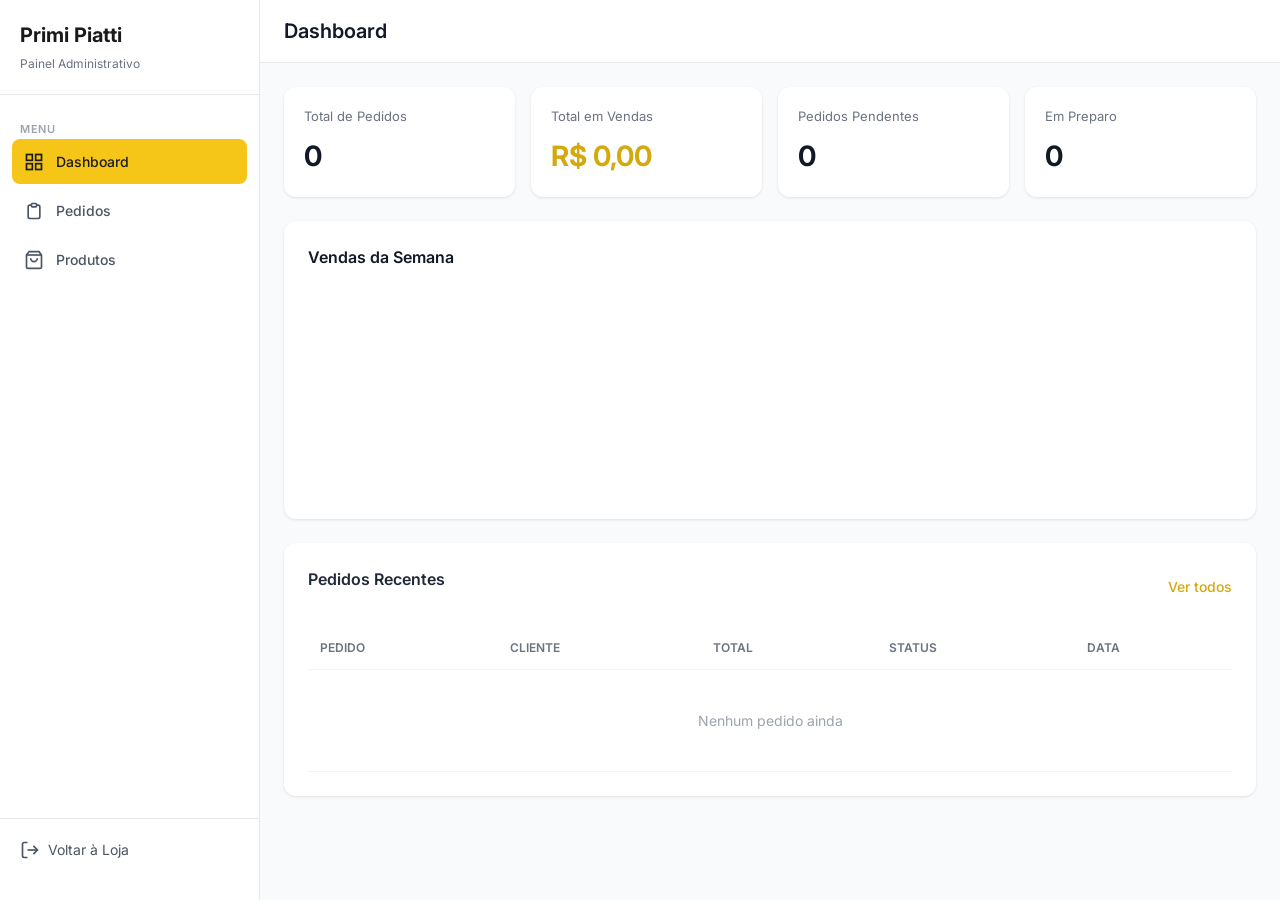
<file: admin/index.html>
<!DOCTYPE html>
<html lang="pt-BR">
<head>
  <meta charset="UTF-8">
  <meta name="viewport" content="width=device-width, initial-scale=1.0">
  <title>Dashboard - Primi Piatti Admin</title>
  <link rel="stylesheet" href="../css/styles.css">
  <link rel="stylesheet" href="../css/admin.css">
  <link rel="preconnect" href="https://fonts.googleapis.com">
  <link rel="preconnect" href="https://fonts.gstatic.com" crossorigin>
  <link href="https://fonts.googleapis.com/css2?family=Inter:wght@400;500;600;700&display=swap" rel="stylesheet">
</head>
<body>
  <div class="admin-layout">
    <!-- Sidebar Overlay (mobile) -->
    <div class="sidebar-overlay" id="sidebarOverlay" onclick="toggleSidebar()"></div>
    
    <!-- Sidebar -->
    <aside class="sidebar" id="sidebar">
      <div class="sidebar-header">
        <a href="../index.html" class="sidebar-logo">Primi Piatti</a>
        <span class="sidebar-subtitle">Painel Administrativo</span>
      </div>
      
      <nav class="sidebar-nav">
        <span class="nav-section-title">Menu</span>
        
        <a href="index.html" class="nav-link active">
          <svg viewBox="0 0 24 24" fill="none" stroke="currentColor" stroke-width="2">
            <rect x="3" y="3" width="7" height="7"></rect>
            <rect x="14" y="3" width="7" height="7"></rect>
            <rect x="14" y="14" width="7" height="7"></rect>
            <rect x="3" y="14" width="7" height="7"></rect>
          </svg>
          Dashboard
        </a>
        
        <a href="orders.html" class="nav-link">
          <svg viewBox="0 0 24 24" fill="none" stroke="currentColor" stroke-width="2">
            <path d="M9 5H7a2 2 0 0 0-2 2v12a2 2 0 0 0 2 2h10a2 2 0 0 0 2-2V7a2 2 0 0 0-2-2h-2"></path>
            <rect x="9" y="3" width="6" height="4" rx="1"></rect>
          </svg>
          Pedidos
        </a>
        
        <a href="products.html" class="nav-link">
          <svg viewBox="0 0 24 24" fill="none" stroke="currentColor" stroke-width="2">
            <path d="M6 2L3 6v14a2 2 0 0 0 2 2h14a2 2 0 0 0 2-2V6l-3-4z"></path>
            <line x1="3" y1="6" x2="21" y2="6"></line>
            <path d="M16 10a4 4 0 0 1-8 0"></path>
          </svg>
          Produtos
        </a>
      </nav>
      
      <div class="sidebar-footer">
        <a href="../index.html">
          <svg width="20" height="20" viewBox="0 0 24 24" fill="none" stroke="currentColor" stroke-width="2">
            <path d="M9 21H5a2 2 0 0 1-2-2V5a2 2 0 0 1 2-2h4"></path>
            <polyline points="16 17 21 12 16 7"></polyline>
            <line x1="21" y1="12" x2="9" y2="12"></line>
          </svg>
          Voltar à Loja
        </a>
      </div>
    </aside>

    <!-- Main Content -->
    <main class="admin-main">
      <header class="admin-header">
        <button class="mobile-menu-btn" onclick="toggleSidebar()">
          <svg width="24" height="24" viewBox="0 0 24 24" fill="none" stroke="currentColor" stroke-width="2">
            <line x1="3" y1="12" x2="21" y2="12"></line>
            <line x1="3" y1="6" x2="21" y2="6"></line>
            <line x1="3" y1="18" x2="21" y2="18"></line>
          </svg>
        </button>
        <h1 class="admin-title">Dashboard</h1>
        <div></div>
      </header>

      <div class="admin-content">
        <!-- Stats Grid -->
        <div class="stats-grid">
          <div class="stat-card">
            <div class="stat-label">Total de Pedidos</div>
            <div class="stat-value" id="totalOrders">0</div>
          </div>
          <div class="stat-card">
            <div class="stat-label">Total em Vendas</div>
            <div class="stat-value highlight" id="totalSales">R$ 0,00</div>
          </div>
          <div class="stat-card">
            <div class="stat-label">Pedidos Pendentes</div>
            <div class="stat-value" id="pendingOrders">0</div>
          </div>
          <div class="stat-card">
            <div class="stat-label">Em Preparo</div>
            <div class="stat-value" id="preparingOrders">0</div>
          </div>
        </div>

        <!-- Chart -->
        <div class="chart-card">
          <div class="chart-header">
            <h2 class="chart-title">Vendas da Semana</h2>
          </div>
          <div class="chart-container" id="salesChart">
            <canvas id="chartCanvas" height="200"></canvas>
          </div>
        </div>

        <!-- Recent Orders -->
        <div class="recent-orders">
          <div class="section-header">
            <h2 class="section-title">Pedidos Recentes</h2>
            <a href="orders.html" class="view-all-link">Ver todos</a>
          </div>
          
          <table class="orders-table">
            <thead>
              <tr>
                <th>Pedido</th>
                <th>Cliente</th>
                <th>Total</th>
                <th>Status</th>
                <th>Data</th>
              </tr>
            </thead>
            <tbody id="recentOrdersBody">
              <tr>
                <td colspan="5" style="text-align: center; padding: 40px; color: var(--gray-400);">
                  Nenhum pedido ainda
                </td>
              </tr>
            </tbody>
          </table>
        </div>
      </div>
    </main>
  </div>

  <script src="../js/data.js"></script>
  <script src="../js/admin.js"></script>
</body>
</html>
</file>
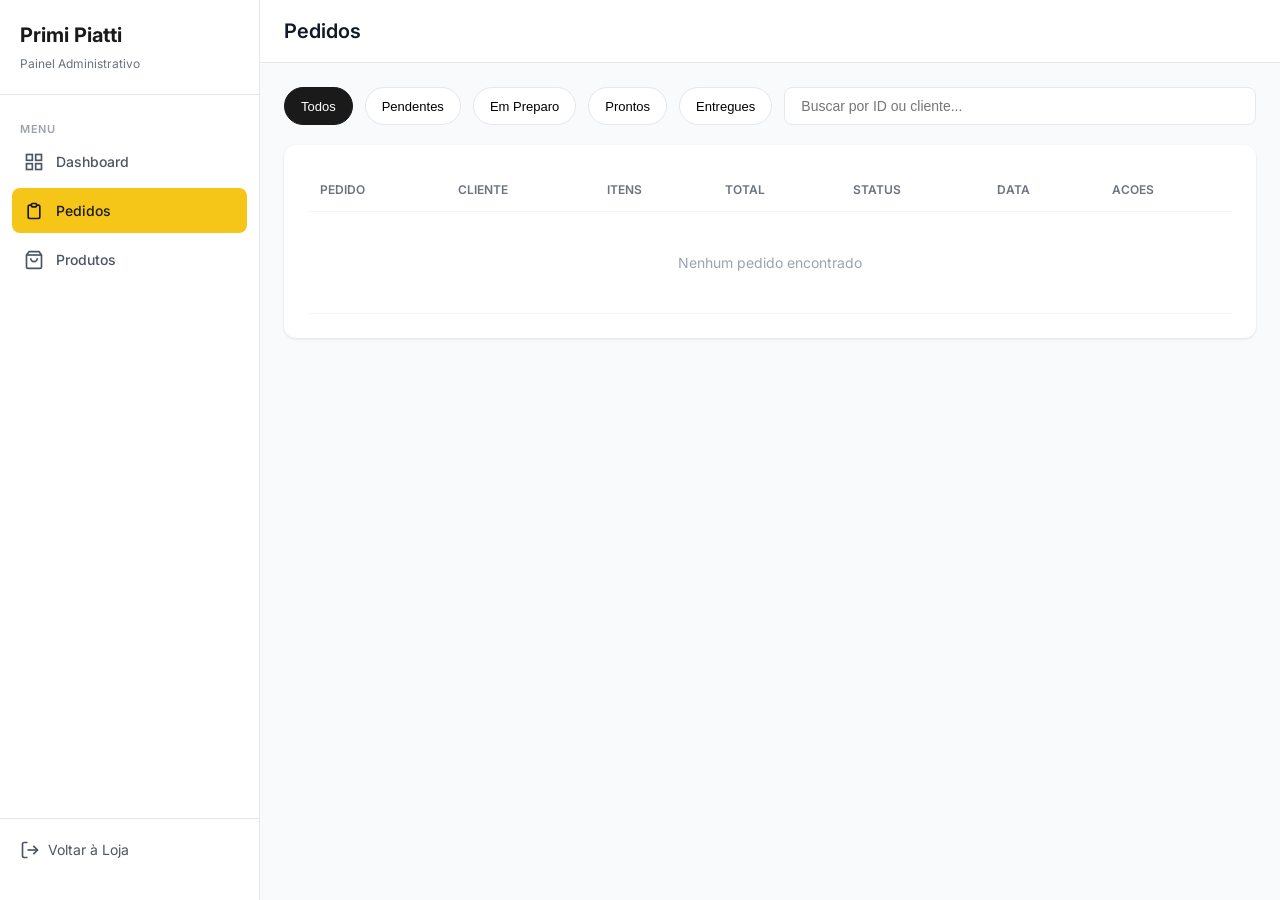
<file: admin/orders.html>
<!DOCTYPE html>
<html lang="pt-BR">
<head>
  <meta charset="UTF-8">
  <meta name="viewport" content="width=device-width, initial-scale=1.0">
  <title>Pedidos - Primi Piatti Admin</title>
  <link rel="stylesheet" href="../css/styles.css">
  <link rel="stylesheet" href="../css/admin.css">
  <link rel="preconnect" href="https://fonts.googleapis.com">
  <link rel="preconnect" href="https://fonts.gstatic.com" crossorigin>
  <link href="https://fonts.googleapis.com/css2?family=Inter:wght@400;500;600;700&display=swap" rel="stylesheet">
</head>
<body>
  <div class="admin-layout">
    <!-- Sidebar Overlay (mobile) -->
    <div class="sidebar-overlay" id="sidebarOverlay" onclick="toggleSidebar()"></div>
    
    <!-- Sidebar -->
    <aside class="sidebar" id="sidebar">
      <div class="sidebar-header">
        <a href="../index.html" class="sidebar-logo">Primi Piatti</a>
        <span class="sidebar-subtitle">Painel Administrativo</span>
      </div>
      
      <nav class="sidebar-nav">
        <span class="nav-section-title">Menu</span>
        
        <a href="index.html" class="nav-link">
          <svg viewBox="0 0 24 24" fill="none" stroke="currentColor" stroke-width="2">
            <rect x="3" y="3" width="7" height="7"></rect>
            <rect x="14" y="3" width="7" height="7"></rect>
            <rect x="14" y="14" width="7" height="7"></rect>
            <rect x="3" y="14" width="7" height="7"></rect>
          </svg>
          Dashboard
        </a>
        
        <a href="orders.html" class="nav-link active">
          <svg viewBox="0 0 24 24" fill="none" stroke="currentColor" stroke-width="2">
            <path d="M9 5H7a2 2 0 0 0-2 2v12a2 2 0 0 0 2 2h10a2 2 0 0 0 2-2V7a2 2 0 0 0-2-2h-2"></path>
            <rect x="9" y="3" width="6" height="4" rx="1"></rect>
          </svg>
          Pedidos
        </a>
        
        <a href="products.html" class="nav-link">
          <svg viewBox="0 0 24 24" fill="none" stroke="currentColor" stroke-width="2">
            <path d="M6 2L3 6v14a2 2 0 0 0 2 2h14a2 2 0 0 0 2-2V6l-3-4z"></path>
            <line x1="3" y1="6" x2="21" y2="6"></line>
            <path d="M16 10a4 4 0 0 1-8 0"></path>
          </svg>
          Produtos
        </a>
      </nav>
      
      <div class="sidebar-footer">
        <a href="../index.html">
          <svg width="20" height="20" viewBox="0 0 24 24" fill="none" stroke="currentColor" stroke-width="2">
            <path d="M9 21H5a2 2 0 0 1-2-2V5a2 2 0 0 1 2-2h4"></path>
            <polyline points="16 17 21 12 16 7"></polyline>
            <line x1="21" y1="12" x2="9" y2="12"></line>
          </svg>
          Voltar à Loja
        </a>
      </div>
    </aside>

    <!-- Main Content -->
    <main class="admin-main">
      <header class="admin-header">
        <button class="mobile-menu-btn" onclick="toggleSidebar()">
          <svg width="24" height="24" viewBox="0 0 24 24" fill="none" stroke="currentColor" stroke-width="2">
            <line x1="3" y1="12" x2="21" y2="12"></line>
            <line x1="3" y1="6" x2="21" y2="6"></line>
            <line x1="3" y1="18" x2="21" y2="18"></line>
          </svg>
        </button>
        <h1 class="admin-title">Pedidos</h1>
        <div></div>
      </header>

      <div class="admin-content">
        <!-- Filters -->
        <div class="filters-bar">
          <button class="filter-btn active" data-status="all" onclick="filterOrders('all', this)">Todos</button>
          <button class="filter-btn" data-status="pending" onclick="filterOrders('pending', this)">Pendentes</button>
          <button class="filter-btn" data-status="preparing" onclick="filterOrders('preparing', this)">Em Preparo</button>
          <button class="filter-btn" data-status="ready" onclick="filterOrders('ready', this)">Prontos</button>
          <button class="filter-btn" data-status="delivered" onclick="filterOrders('delivered', this)">Entregues</button>
          <input type="text" class="search-input" placeholder="Buscar por ID ou cliente..." id="searchInput" oninput="searchOrders(this.value)">
        </div>

        <!-- Orders Table -->
        <div class="recent-orders">
          <table class="orders-table">
            <thead>
              <tr>
                <th>Pedido</th>
                <th>Cliente</th>
                <th>Itens</th>
                <th>Total</th>
                <th>Status</th>
                <th>Data</th>
                <th>Acoes</th>
              </tr>
            </thead>
            <tbody id="ordersTableBody">
              <tr>
                <td colspan="7" style="text-align: center; padding: 40px; color: var(--gray-400);">
                  Nenhum pedido encontrado
                </td>
              </tr>
            </tbody>
          </table>
        </div>
      </div>
    </main>
  </div>

  <!-- Order Detail Modal -->
  <div class="admin-modal-overlay" id="orderModal">
    <div class="admin-modal">
      <div class="admin-modal-header">
        <h2 class="admin-modal-title">Detalhes do Pedido</h2>
        <button class="action-btn" onclick="closeOrderModal()">
          <svg width="24" height="24" viewBox="0 0 24 24" fill="none" stroke="currentColor" stroke-width="2">
            <line x1="18" y1="6" x2="6" y2="18"></line>
            <line x1="6" y1="6" x2="18" y2="18"></line>
          </svg>
        </button>
      </div>
      
      <div class="admin-modal-body" id="orderModalBody">
        <!-- Order details will be rendered here -->
      </div>
      
      <div class="admin-modal-footer no-print">
        <button class="btn-sm btn-edit" onclick="closeOrderModal()">Fechar</button>
        <button class="btn-sm print-btn" onclick="printOrder()">Imprimir Comanda</button>
      </div>
    </div>
  </div>

  <script src="../js/data.js"></script>
  <script src="../js/admin.js"></script>
  <script src="../js/orders.js"></script>
</body>
</html>
</file>
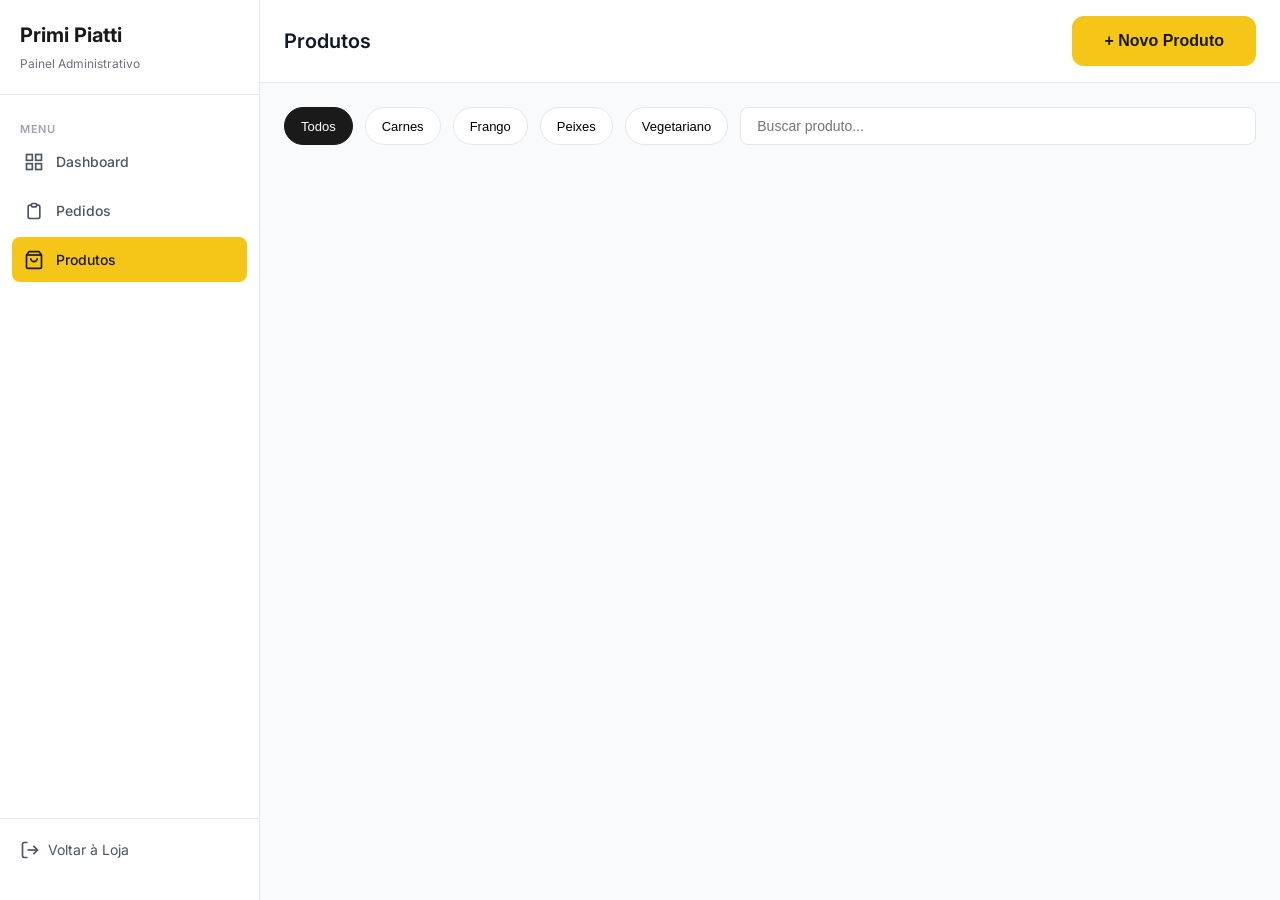
<file: admin/products.html>
<!DOCTYPE html>
<html lang="pt-BR">
<head>
  <meta charset="UTF-8">
  <meta name="viewport" content="width=device-width, initial-scale=1.0">
  <title>Produtos - Primi Piatti Admin</title>
  <link rel="stylesheet" href="../css/styles.css">
  <link rel="stylesheet" href="../css/admin.css">
  <link rel="preconnect" href="https://fonts.googleapis.com">
  <link rel="preconnect" href="https://fonts.gstatic.com" crossorigin>
  <link href="https://fonts.googleapis.com/css2?family=Inter:wght@400;500;600;700&display=swap" rel="stylesheet">
</head>
<body>
  <div class="admin-layout">
    <!-- Sidebar Overlay (mobile) -->
    <div class="sidebar-overlay" id="sidebarOverlay" onclick="toggleSidebar()"></div>
    
    <!-- Sidebar -->
    <aside class="sidebar" id="sidebar">
      <div class="sidebar-header">
        <a href="../index.html" class="sidebar-logo">Primi Piatti</a>
        <span class="sidebar-subtitle">Painel Administrativo</span>
      </div>
      
      <nav class="sidebar-nav">
        <span class="nav-section-title">Menu</span>
        
        <a href="index.html" class="nav-link">
          <svg viewBox="0 0 24 24" fill="none" stroke="currentColor" stroke-width="2">
            <rect x="3" y="3" width="7" height="7"></rect>
            <rect x="14" y="3" width="7" height="7"></rect>
            <rect x="14" y="14" width="7" height="7"></rect>
            <rect x="3" y="14" width="7" height="7"></rect>
          </svg>
          Dashboard
        </a>
        
        <a href="orders.html" class="nav-link">
          <svg viewBox="0 0 24 24" fill="none" stroke="currentColor" stroke-width="2">
            <path d="M9 5H7a2 2 0 0 0-2 2v12a2 2 0 0 0 2 2h10a2 2 0 0 0 2-2V7a2 2 0 0 0-2-2h-2"></path>
            <rect x="9" y="3" width="6" height="4" rx="1"></rect>
          </svg>
          Pedidos
        </a>
        
        <a href="products.html" class="nav-link active">
          <svg viewBox="0 0 24 24" fill="none" stroke="currentColor" stroke-width="2">
            <path d="M6 2L3 6v14a2 2 0 0 0 2 2h14a2 2 0 0 0 2-2V6l-3-4z"></path>
            <line x1="3" y1="6" x2="21" y2="6"></line>
            <path d="M16 10a4 4 0 0 1-8 0"></path>
          </svg>
          Produtos
        </a>
      </nav>
      
      <div class="sidebar-footer">
        <a href="../index.html">
          <svg width="20" height="20" viewBox="0 0 24 24" fill="none" stroke="currentColor" stroke-width="2">
            <path d="M9 21H5a2 2 0 0 1-2-2V5a2 2 0 0 1 2-2h4"></path>
            <polyline points="16 17 21 12 16 7"></polyline>
            <line x1="21" y1="12" x2="9" y2="12"></line>
          </svg>
          Voltar à Loja
        </a>
      </div>
    </aside>

    <!-- Main Content -->
    <main class="admin-main">
      <header class="admin-header">
        <button class="mobile-menu-btn" onclick="toggleSidebar()">
          <svg width="24" height="24" viewBox="0 0 24 24" fill="none" stroke="currentColor" stroke-width="2">
            <line x1="3" y1="12" x2="21" y2="12"></line>
            <line x1="3" y1="6" x2="21" y2="6"></line>
            <line x1="3" y1="18" x2="21" y2="18"></line>
          </svg>
        </button>
        <h1 class="admin-title">Produtos</h1>
        <button class="btn-primary" onclick="openProductModal()">+ Novo Produto</button>
      </header>

      <div class="admin-content">
        <!-- Filters -->
        <div class="filters-bar">
          <button class="filter-btn active" data-category="all" onclick="filterProducts('all', this)">Todos</button>
          <button class="filter-btn" data-category="carnes" onclick="filterProducts('carnes', this)">Carnes</button>
          <button class="filter-btn" data-category="frango" onclick="filterProducts('frango', this)">Frango</button>
          <button class="filter-btn" data-category="peixes" onclick="filterProducts('peixes', this)">Peixes</button>
          <button class="filter-btn" data-category="vegetariano" onclick="filterProducts('vegetariano', this)">Vegetariano</button>
          <input type="text" class="search-input" placeholder="Buscar produto..." id="searchProductInput" oninput="searchProducts(this.value)">
        </div>

        <!-- Products Grid -->
        <div class="products-admin-grid" id="productsGrid">
          <!-- Products will be rendered here -->
        </div>
      </div>
    </main>
  </div>

  <!-- Product Modal -->
  <div class="admin-modal-overlay" id="productModal">
    <div class="admin-modal">
      <div class="admin-modal-header">
        <h2 class="admin-modal-title" id="productModalTitle">Novo Produto</h2>
        <button class="action-btn" onclick="closeProductModal()">
          <svg width="24" height="24" viewBox="0 0 24 24" fill="none" stroke="currentColor" stroke-width="2">
            <line x1="18" y1="6" x2="6" y2="18"></line>
            <line x1="6" y1="6" x2="18" y2="18"></line>
          </svg>
        </button>
      </div>
      
      <div class="admin-modal-body">
        <form id="productForm">
          <input type="hidden" id="productId">
          
          <div class="form-group">
            <label class="form-label">Nome do produto *</label>
            <input type="text" class="form-input" id="productName" required>
          </div>
          
          <div class="form-group">
            <label class="form-label">Descricao</label>
            <textarea class="form-input" id="productDescription" rows="3"></textarea>
          </div>
          
          <div class="form-row">
            <div class="form-group">
              <label class="form-label">Preco *</label>
              <input type="number" class="form-input" id="productPrice" step="0.01" min="0" required>
            </div>
            <div class="form-group">
              <label class="form-label">Preco antigo</label>
              <input type="number" class="form-input" id="productOldPrice" step="0.01" min="0">
            </div>
          </div>
          
          <div class="form-group">
            <label class="form-label">Categoria *</label>
            <select class="form-select" id="productCategory" required>
              <option value="">Selecione...</option>
              <option value="carnes">Carnes</option>
              <option value="frango">Frango</option>
              <option value="peixes">Peixes</option>
              <option value="vegetariano">Vegetariano</option>
            </select>
          </div>
          
          <div class="form-group">
            <label class="form-label">URL da Imagem</label>
            <input type="url" class="form-input" id="productImage" placeholder="https://...">
          </div>
          
          <div class="form-group">
            <label class="checkbox-container">
              <input type="checkbox" id="productSpecial">
              <span class="checkmark"></span>
              Produto em destaque (Especial do dia)
            </label>
          </div>
        </form>
      </div>
      
      <div class="admin-modal-footer">
        <button class="btn-sm btn-edit" onclick="closeProductModal()">Cancelar</button>
        <button class="btn-sm btn-primary" onclick="saveProduct()">Salvar</button>
      </div>
    </div>
  </div>

  <script src="../js/data.js"></script>
  <script src="../js/admin.js"></script>
  <script src="../js/products.js"></script>
</body>
</html>
</file>
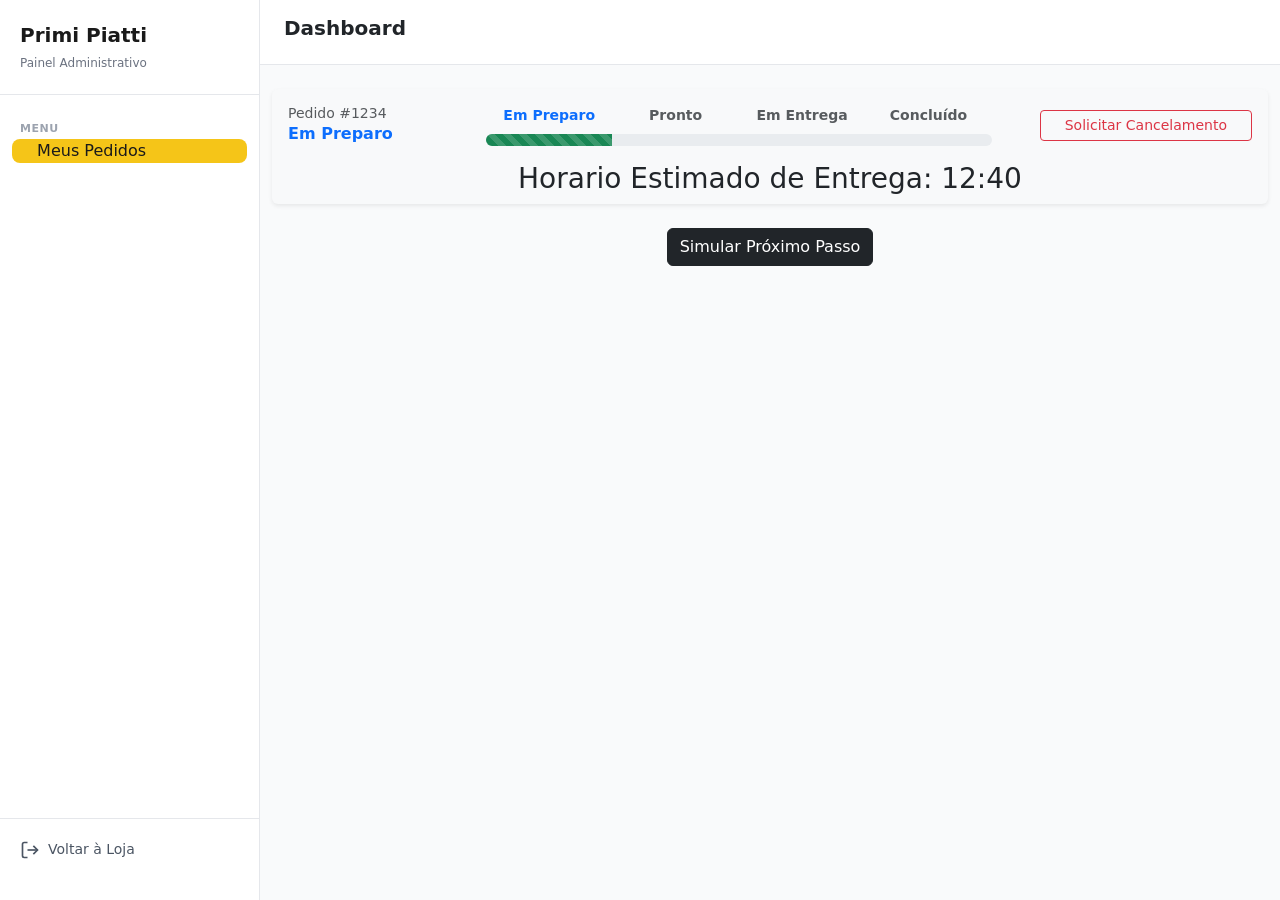
<file: pages/acompanhar.html>
<!DOCTYPE html>
<html lang="pt-BR">
 
<head>
    <meta charset="UTF-8">
    <meta name="viewport" content="width=device-width, initial-scale=1.0">
    <title>Dashboard - Primi Piatti Admin</title>
    <link rel="stylesheet" href="../css/styles.css">
    <link rel="stylesheet" href="../css/admin.css">
    <link rel="preconnect" href="https://fonts.googleapis.com">
    <link rel="preconnect" href="https://fonts.gstatic.com" crossorigin>
    <link href="https://fonts.googleapis.com/css2?family=Inter:wght@400;500;600;700&display=swap" rel="stylesheet">
    <link href="https://cdn.jsdelivr.net/npm/bootstrap@5.3.8/dist/css/bootstrap.min.css" rel="stylesheet"
        integrity="sha384-sRIl4kxILFvY47J16cr9ZwB07vP4J8+LH7qKQnuqkuIAvNWLzeN8tE5YBujZqJLB" crossorigin="anonymous">
</head>
 
<body>
    <div class="admin-layout">
        <!-- Sidebar Overlay (mobile) -->
        <div class="sidebar-overlay" id="sidebarOverlay" onclick="toggleSidebar()"></div>

        <!-- Sidebar -->
        <aside class="sidebar" id="sidebar">
            <div class="sidebar-header">
                <a href="../index.html" class="sidebar-logo">Primi Piatti</a>
                <span class="sidebar-subtitle">Painel Administrativo</span>
            </div>

            <nav class="sidebar-nav">
                <span class="nav-section-title">Menu</span>

                <a href="#" class="nav-link active">
                    <svg viewBox="0 0 24 24" fill="none" stroke="currentColor" stroke-width="2">

                    </svg>
                    Meus Pedidos
                </a>
 
            </nav>
 
            <div class="sidebar-footer">
                <a href="../index.html">
                    <svg width="20" height="20" viewBox="0 0 24 24" fill="none" stroke="currentColor" stroke-width="2">
                        <path d="M9 21H5a2 2 0 0 1-2-2V5a2 2 0 0 1 2-2h4"></path>
                        <polyline points="16 17 21 12 16 7"></polyline>
                        <line x1="21" y1="12" x2="9" y2="12"></line>
                    </svg>
                    Voltar à Loja
                </a>
            </div>
        </aside>
 
        <!-- Main Content -->
        <main class="admin-main">
            <header class="admin-header">
                <button class="mobile-menu-btn" onclick="toggleSidebar()">
                    <svg width="24" height="24" viewBox="0 0 24 24" fill="none" stroke="currentColor" stroke-width="2">
                        <line x1="3" y1="12" x2="21" y2="12"></line>
                        <line x1="3" y1="6" x2="21" y2="6"></line>
                        <line x1="3" y1="18" x2="21" y2="18"></line>
                    </svg>
                </button>
                <h1 class="admin-title">Dashboard</h1>
                <div></div>
            </header>
 
            <div class="container-fluid mt-4">
                <div class="card w-100 shadow-sm border-0 bg-light">
                    <div class="card-body d-flex align-items-center justify-content-between flex-wrap gap-4">
 
                        <div style="min-width: 150px;">
                            <h6 class="text-muted mb-0 small">Pedido #1234</h6>
                            <strong id="status-texto" class="d-block text-primary">Em Preparo</strong>
                        </div>
 
                        <div class="flex-grow-1 px-md-4">
                            <div class="d-flex justify-content-between mb-2 small fw-bold text-center">
                                <span class="status-label text-primary" style="width: 25%;">Em Preparo</span>
                                <span class="status-label text-muted" style="width: 25%;">Pronto</span>
                                <span class="status-label text-muted" style="width: 25%;">Em Entrega</span>
                                <span class="status-label text-muted" style="width: 25%;">Concluído</span>
                            </div>
                            <div class="progress" style="height: 12px; border-radius: 10px;">
                                <div id="progresso-barra"
                                    class="progress-bar progress-bar-striped progress-bar-animated bg-success"
                                    role="progressbar" style="width: 25%"></div>
                            </div>
                        </div>
 
                        <div id="container-botao">
                            <button id="btn-cancelar" type="button" class="btn btn-outline-danger btn-sm px-4">
                                Solicitar Cancelamento
                            </button>
                        </div>
                    </div>
                    <h3 id="horario" style="display: flex; align-items: center;justify-content: center;">Horario Estimado de Entrega: 12:40</h3>

                </div>
 
                <div class="mt-4 text-center">
                    <button onclick="proximoPasso()" class="btn btn-dark">Simular Próximo Passo</button>
                </div>
            </div>
 
            <script>
                let etapaAtual = 1;
 
                function proximoPasso() {
                    etapaAtual++;
                    const barra = document.getElementById('progresso-barra');
                    const labels = document.querySelectorAll('.status-label');
                    const statusTexto = document.getElementById('status-texto');
                    const btnCancelar = document.getElementById('btn-cancelar');
                    const statusHorario = document.getElementById('horario');
 
                    if (etapaAtual === 2) {
                        barra.style.width = "50%";
                        labels[1].classList.replace('text-muted', 'text-primary');
                        statusTexto.innerText = "Pronto";
                    }
                    else if (etapaAtual === 3) {
                        barra.style.width = "75%";
                        labels[2].classList.replace('text-muted', 'text-primary');
                        statusTexto.innerText = "Em Entrega";
                        btnCancelar.classList.add('disabled');
                    }
                    else if (etapaAtual === 4) {
                        // ESTADO CONCLUÍDO (FOSCO E SEM ANIMAÇÃO)
                        barra.style.width = "100%";
                        barra.classList.remove('progress-bar-animated', 'progress-bar-striped');
                        barra.style.opacity = "0.5"; // Efeito fosco
 
                        // Atualiza Labels
                        labels.forEach(l => l.classList.replace('text-primary', 'text-success'));
                        labels[3].classList.replace('text-muted', 'text-success');
                        statusTexto.innerText = "Pedido Entregue!";
                        statusTexto.classList.replace('text-primary', 'text-success');
                        statusHorario.innerText = "Pedido Entregue!";
 
                        // Transforma o Botão
                        btnCancelar.classList.replace('btn-outline-danger', 'btn-success');
                     
                        btnCancelar.innerHTML = "✓ Concluído";
                        btnCancelar.style.cursor = "default";
                    }
                }
            </script>
            <script src="../js/data.js"></script>
            <script src="../js/admin.js"></script>
            <script src="https://cdn.jsdelivr.net/npm/bootstrap@5.3.8/dist/js/bootstrap.bundle.min.js"
                integrity="sha384-FKyoEForCGlyvwx9Hj09JcYn3nv7wiPVlz7YYwJrWVcXK/BmnVDxM+D2scQbITxI"
                crossorigin="anonymous"></script>
</body>
 
</html>
</file>
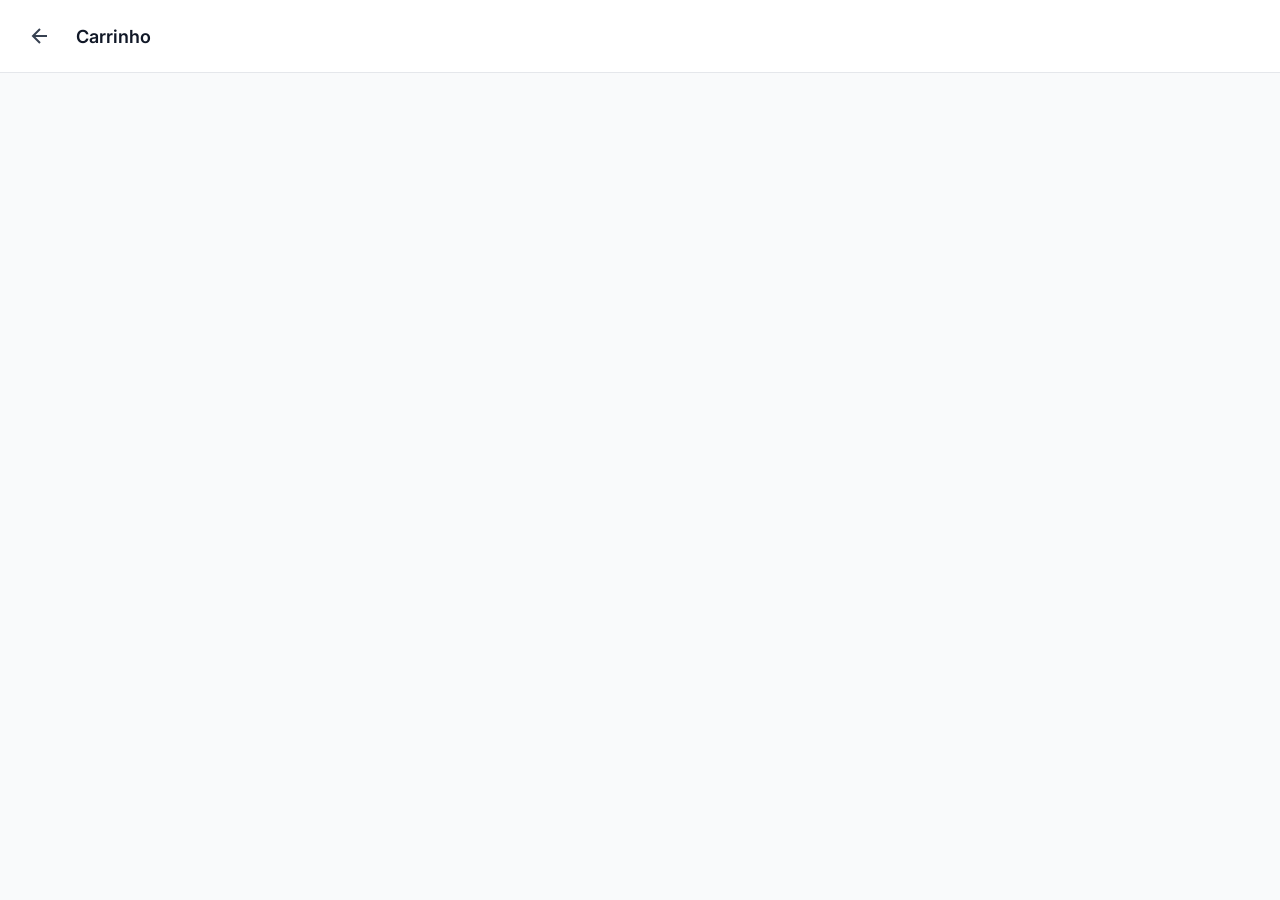
<file: pages/cart.html>
<!DOCTYPE html>
<html lang="pt-BR">
<head>
  <meta charset="UTF-8">
  <meta name="viewport" content="width=device-width, initial-scale=1.0">
  <title>Carrinho - Primi Piatti</title>
  <link rel="stylesheet" href="../css/styles.css">
  <link rel="preconnect" href="https://fonts.googleapis.com">
  <link rel="preconnect" href="https://fonts.gstatic.com" crossorigin>
  <link href="https://fonts.googleapis.com/css2?family=Inter:wght@400;500;600;700&display=swap" rel="stylesheet">
</head>
<body>
  <!-- Header -->
  <header class="page-header">
    <button class="back-btn" onclick="window.location.href='../index.html'">
      <svg width="24" height="24" viewBox="0 0 24 24" fill="none" stroke="currentColor" stroke-width="2">
        <path d="M19 12H5M12 19l-7-7 7-7"/>
      </svg>
    </button>
    <h1 class="page-title">Carrinho</h1>
  </header>

  <!-- Cart Content -->
  <main class="cart-container" id="cartContent">
    <!-- Cart items will be rendered here -->
  </main>

  <!-- Bottom Navigation -->
  <nav class="bottom-nav">
    <a href="../index.html" class="nav-item">
      <svg width="24" height="24" viewBox="0 0 24 24" fill="none" stroke="currentColor" stroke-width="2">
        <path d="M3 9l9-7 9 7v11a2 2 0 0 1-2 2H5a2 2 0 0 1-2-2z"></path>
      </svg>
      <span>Inicio</span>
    </a>
    <a href="cart.html" class="nav-item active">
      <svg width="24" height="24" viewBox="0 0 24 24" fill="currentColor">
        <circle cx="9" cy="21" r="1"></circle>
        <circle cx="20" cy="21" r="1"></circle>
        <path d="M1 1h4l2.68 13.39a2 2 0 0 0 2 1.61h9.72a2 2 0 0 0 2-1.61L23 6H6"></path>
      </svg>
      <span>Carrinho</span>
    </a>
    <a href="../admin/index.html" class="nav-item">
      <svg width="24" height="24" viewBox="0 0 24 24" fill="none" stroke="currentColor" stroke-width="2">
        <path d="M12 20h9"></path>
        <path d="M16.5 3.5a2.121 2.121 0 0 1 3 3L7 19l-4 1 1-4L16.5 3.5z"></path>
      </svg>
      <span>Admin</span>
    </a>
  </nav>

  <script src="../js/data.js"></script>
  <script src="../js/cart.js"></script>
</body>
</html>
</file>
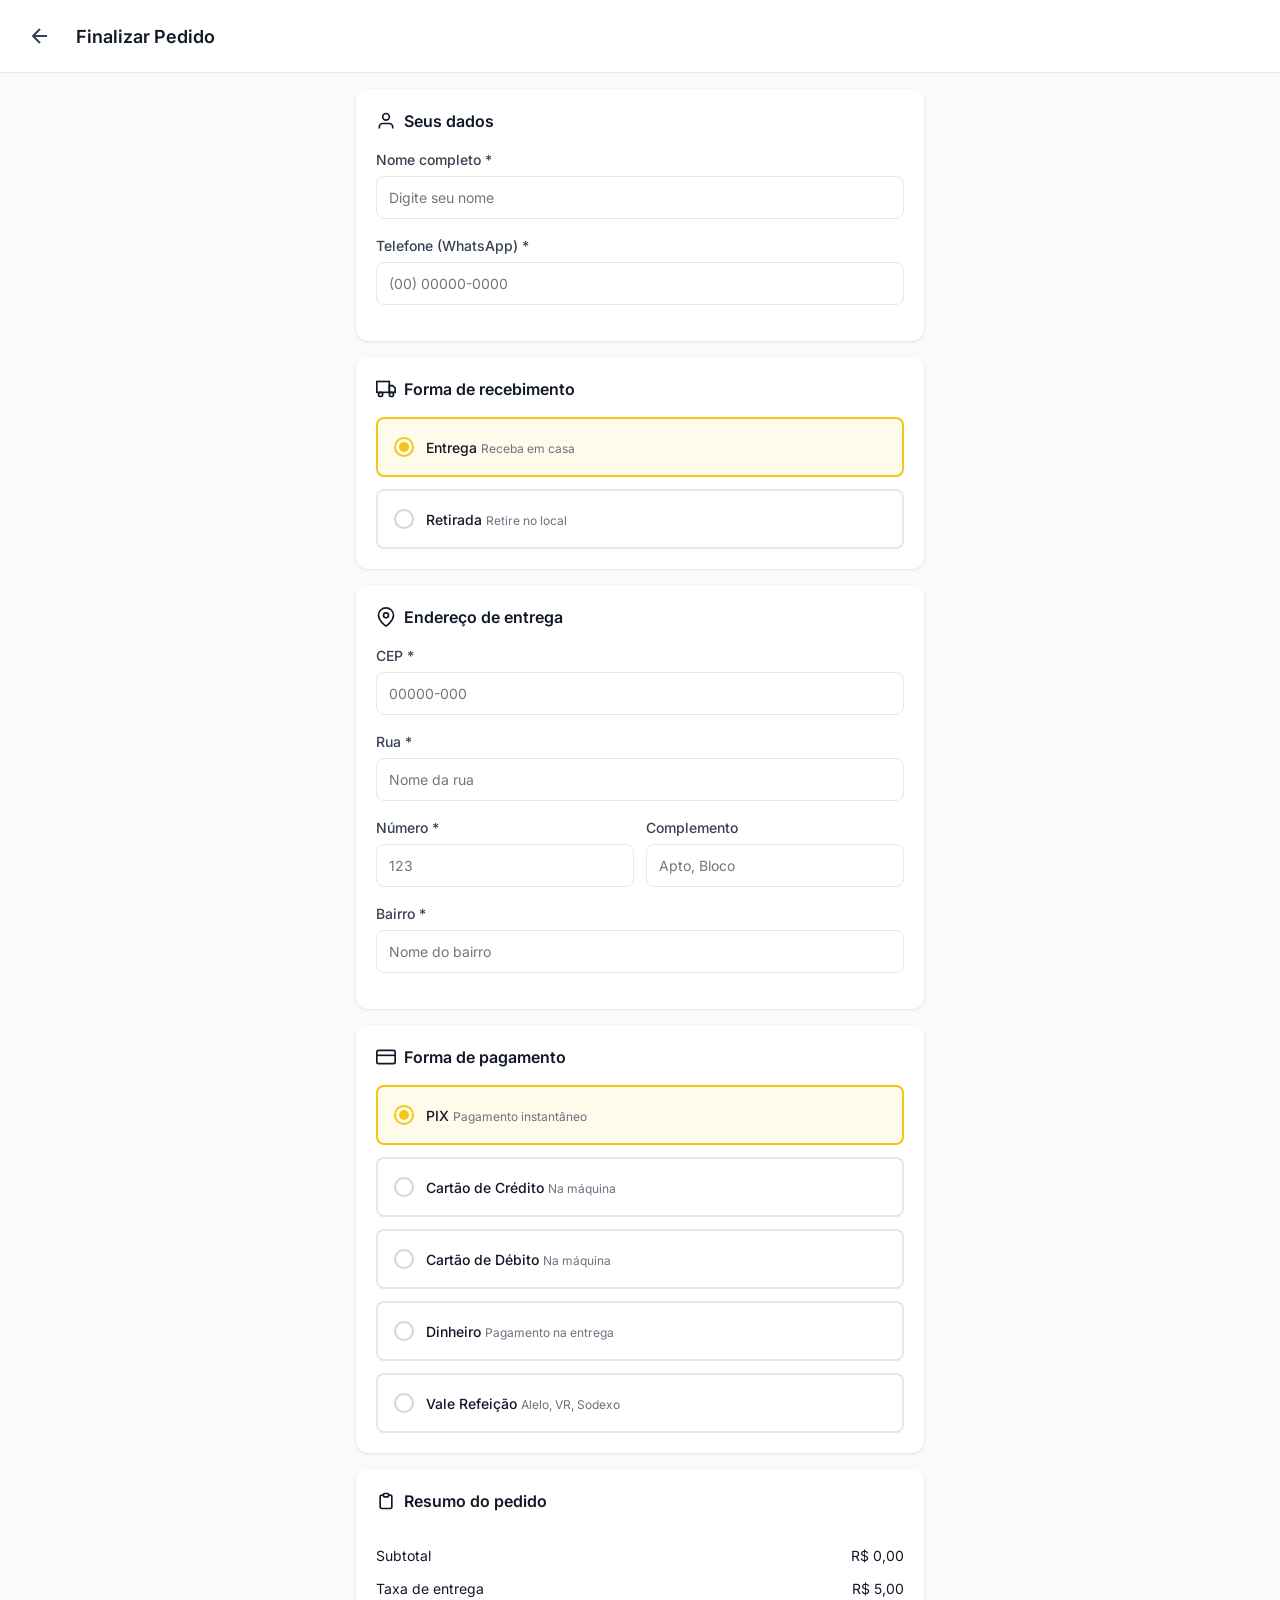
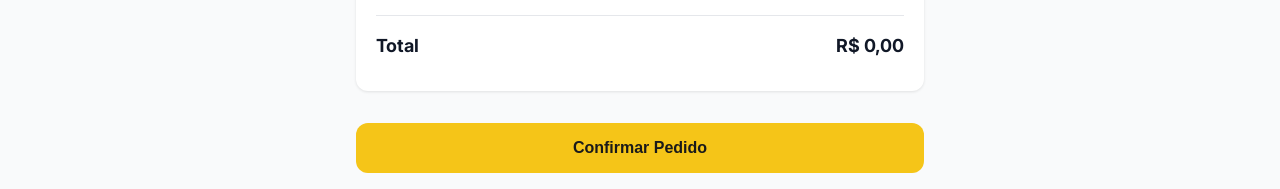
<file: pages/checkout.html>
<!DOCTYPE html>
<html lang="pt-BR">
<head>
  <meta charset="UTF-8">
  <meta name="viewport" content="width=device-width, initial-scale=1.0">
  <title>Finalizar Pedido - Primi Piatti</title>
  <link rel="stylesheet" href="../css/styles.css">
  <link rel="preconnect" href="https://fonts.googleapis.com">
  <link rel="preconnect" href="https://fonts.gstatic.com" crossorigin>
  <link href="https://fonts.googleapis.com/css2?family=Inter:wght@400;500;600;700&display=swap" rel="stylesheet">
</head>
<body>
  <!-- Header -->
  <header class="page-header">
    <button class="back-btn" onclick="window.location.href='cart.html'">
      <svg width="24" height="24" viewBox="0 0 24 24" fill="none" stroke="currentColor" stroke-width="2">
        <path d="M19 12H5M12 19l-7-7 7-7"/>
      </svg>
    </button>
    <h1 class="page-title">Finalizar Pedido</h1>
  </header>

  <!-- Checkout Content -->
  <main class="checkout-container">
    <!-- Customer Info -->
    <section class="checkout-section">
      <h2 class="checkout-section-title">
        <svg width="20" height="20" viewBox="0 0 24 24" fill="none" stroke="currentColor" stroke-width="2">
          <path d="M20 21v-2a4 4 0 0 0-4-4H8a4 4 0 0 0-4 4v2"></path>
          <circle cx="12" cy="7" r="4"></circle>
        </svg>
        Seus dados
      </h2>
      
      <div class="form-group">
        <label class="form-label">Nome completo *</label>
        <input type="text" class="form-input" id="customerName" placeholder="Digite seu nome" required>
      </div>
      
      <div class="form-group">
        <label class="form-label">Telefone (WhatsApp) *</label>
        <input type="tel" class="form-input" id="customerPhone" placeholder="(00) 00000-0000" required>
      </div>
    </section>

    <!-- Delivery Method -->
    <section class="checkout-section">
      <h2 class="checkout-section-title">
        <svg width="20" height="20" viewBox="0 0 24 24" fill="none" stroke="currentColor" stroke-width="2">
          <rect x="1" y="3" width="15" height="13"></rect>
          <polygon points="16 8 20 8 23 11 23 16 16 16 16 8"></polygon>
          <circle cx="5.5" cy="18.5" r="2.5"></circle>
          <circle cx="18.5" cy="18.5" r="2.5"></circle>
        </svg>
        Forma de recebimento
      </h2>
      
      <div class="radio-options" id="deliveryOptions">
        <label class="radio-option selected" onclick="selectDelivery('delivery')">
          <input type="radio" name="delivery" value="delivery" checked>
          <span class="radio-circle"></span>
          <span class="radio-label">
            <span class="radio-title">Entrega</span>
            <span class="radio-subtitle">Receba em casa</span>
          </span>
        </label>
        <label class="radio-option" onclick="selectDelivery('pickup')">
          <input type="radio" name="delivery" value="pickup">
          <span class="radio-circle"></span>
          <span class="radio-label">
            <span class="radio-title">Retirada</span>
            <span class="radio-subtitle">Retire no local</span>
          </span>
        </label>
      </div>
    </section>

    <!-- Address Section (for delivery) -->
    <section class="checkout-section" id="addressSection">
      <h2 class="checkout-section-title">
        <svg width="20" height="20" viewBox="0 0 24 24" fill="none" stroke="currentColor" stroke-width="2">
          <path d="M21 10c0 7-9 13-9 13s-9-6-9-13a9 9 0 0 1 18 0z"></path>
          <circle cx="12" cy="10" r="3"></circle>
        </svg>
        Endereço de entrega
      </h2>
      
      <div class="form-group">
        <label class="form-label">CEP *</label>
        <input type="text" class="form-input" id="cep" placeholder="00000-000">
      </div>
      
      <div class="form-group">
        <label class="form-label">Rua *</label>
        <input type="text" class="form-input" id="street" placeholder="Nome da rua">
      </div>
      
      <div class="form-row">
        <div class="form-group">
          <label class="form-label">Número *</label>
          <input type="text" class="form-input" id="number" placeholder="123">
        </div>
        <div class="form-group">
          <label class="form-label">Complemento</label>
          <input type="text" class="form-input" id="complement" placeholder="Apto, Bloco">
        </div>
      </div>
      
      <div class="form-group">
        <label class="form-label">Bairro *</label>
        <input type="text" class="form-input" id="neighborhood" placeholder="Nome do bairro">
      </div>
    </section>

    <!-- Payment Method -->
    <section class="checkout-section">
      <h2 class="checkout-section-title">
        <svg width="20" height="20" viewBox="0 0 24 24" fill="none" stroke="currentColor" stroke-width="2">
          <rect x="1" y="4" width="22" height="16" rx="2" ry="2"></rect>
          <line x1="1" y1="10" x2="23" y2="10"></line>
        </svg>
        Forma de pagamento
      </h2>
      
      <div class="radio-options" id="paymentOptions">
        <label class="radio-option selected" onclick="selectPayment('pix')">
          <input type="radio" name="payment" value="pix" checked>
          <span class="radio-circle"></span>
          <span class="radio-label">
            <span class="radio-title">PIX</span>
            <span class="radio-subtitle">Pagamento instantâneo</span>
          </span>
        </label>
        <label class="radio-option" onclick="selectPayment('credit')">
          <input type="radio" name="payment" value="credit">
          <span class="radio-circle"></span>
          <span class="radio-label">
            <span class="radio-title">Cartão de Crédito</span>
            <span class="radio-subtitle">Na máquina</span>
          </span>
        </label>
        <label class="radio-option" onclick="selectPayment('debit')">
          <input type="radio" name="payment" value="debit">
          <span class="radio-circle"></span>
          <span class="radio-label">
            <span class="radio-title">Cartão de Débito</span>
            <span class="radio-subtitle">Na máquina</span>
          </span>
        </label>
        <label class="radio-option" onclick="selectPayment('cash')">
          <input type="radio" name="payment" value="cash">
          <span class="radio-circle"></span>
          <span class="radio-label">
            <span class="radio-title">Dinheiro</span>
            <span class="radio-subtitle">Pagamento na entrega</span>
          </span>
        </label>
        <label class="radio-option" onclick="selectPayment('voucher')">
          <input type="radio" name="payment" value="voucher">
          <span class="radio-circle"></span>
          <span class="radio-label">
            <span class="radio-title">Vale Refeição</span>
            <span class="radio-subtitle">Alelo, VR, Sodexo</span>
          </span>
        </label>
      </div>
      
      <!-- Change section for cash payment -->
      <div class="form-group" id="changeSection" style="display: none; margin-top: 16px;">
        <label class="form-label">Troco para quanto?</label>
        <input type="text" class="form-input" id="changeAmount" placeholder="R$ 50,00">
      </div>
    </section>

    <!-- Order Summary -->
    <section class="checkout-section">
      <h2 class="checkout-section-title">
        <svg width="20" height="20" viewBox="0 0 24 24" fill="none" stroke="currentColor" stroke-width="2">
          <path d="M9 5H7a2 2 0 0 0-2 2v12a2 2 0 0 0 2 2h10a2 2 0 0 0 2-2V7a2 2 0 0 0-2-2h-2"></path>
          <rect x="9" y="3" width="6" height="4" rx="1"></rect>
        </svg>
        Resumo do pedido
      </h2>
      
      <div class="order-items" id="orderItems">
        <!-- Items will be rendered here -->
      </div>
      
      <div class="cart-summary" style="margin-top: 16px; box-shadow: none; padding: 0;">
        <div class="summary-row">
          <span>Subtotal</span>
          <span id="subtotal">R$ 0,00</span>
        </div>
        <div class="summary-row">
          <span>Taxa de entrega</span>
          <span id="deliveryFee">R$ 5,00</span>
        </div>
        <div class="summary-row total">
          <span>Total</span>
          <span id="total">R$ 0,00</span>
        </div>
      </div>
    </section>

    <button class="checkout-btn" id="placeOrderBtn" onclick="placeOrder()">
      Confirmar Pedido
    </button>
  </main>

  <script src="../js/data.js"></script>
  <script src="../js/checkout.js"></script>
</body>
</html>
</file>
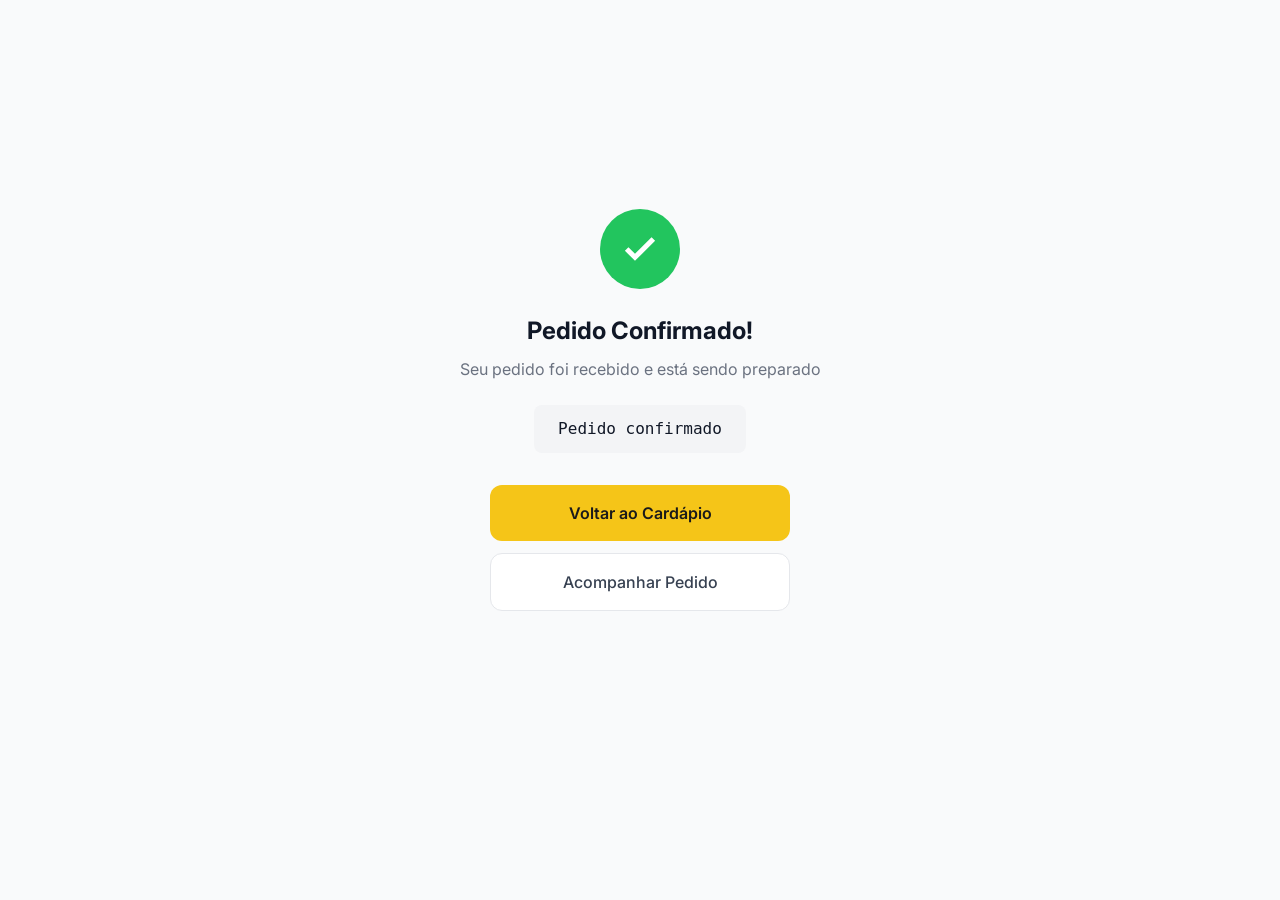
<file: pages/success.html>
<!DOCTYPE html>
<html lang="pt-BR">
<head>
  <meta charset="UTF-8">
  <meta name="viewport" content="width=device-width, initial-scale=1.0">
  <title>Pedido Confirmado - Primi Piatti</title>
  <link rel="stylesheet" href="../css/styles.css">
  <link rel="preconnect" href="https://fonts.googleapis.com">
  <link rel="preconnect" href="https://fonts.gstatic.com" crossorigin>
  <link href="https://fonts.googleapis.com/css2?family=Inter:wght@400;500;600;700&display=swap" rel="stylesheet">
</head>
<body>
  <main class="success-container">
    <div class="success-icon">
      <svg width="40" height="40" viewBox="0 0 24 24" fill="none" stroke="currentColor" stroke-width="3">
        <polyline points="20 6 9 17 4 12"></polyline>
      </svg>
    </div>
    
    <h1 class="success-title">Pedido Confirmado!</h1>
    <p class="success-message">Seu pedido foi recebido e está sendo preparado</p>
    
    <div class="success-order-id" id="orderId">
      Carregando...
    </div>
    
    <div style="display: flex; flex-direction: column; gap: 12px; width: 100%; max-width: 300px;">
      <a href="../index.html" class="btn-primary" style="text-align: center;">
        Voltar ao Cardápio
      </a>
      <a href="acompanhar.html" class="btn-secondary" style="text-align: center;">
        Acompanhar Pedido
      </a>
    </div>
  </main>

  <script>
    document.addEventListener('DOMContentLoaded', function() {
      const params = new URLSearchParams(window.location.search);
      const orderId = params.get('order');
      
      if (orderId) {
        document.getElementById('orderId').textContent = 'Pedido #' + orderId;
      } else {
        document.getElementById('orderId').textContent = 'Pedido confirmado';
      }
    });
  </script>
</body>
</html>
</file>
<file: css/styles.css>
@import url('styles-base.css');
@import url('styles-shop.css');
@import url('styles-modal.css');
@import url('styles-cart.css');
@import url('styles-checkout.css');
@import url('styles-success.css');
@import url('styles-responsive.css');
</file>
<file: css/admin.css>
/* Admin Styles */

/* Sidebar */
.admin-layout {
  display: flex;
  min-height: 100vh;
}

.sidebar {
  width: 260px;
  background: var(--white);
  border-right: 1px solid var(--gray-200);
  padding: 20px 0;
  position: fixed;
  height: 100vh;
  overflow-y: auto;
  display: flex;
  flex-direction: column;
  z-index: 100;
  transition: transform 0.3s ease;
}

.sidebar-header {
  padding: 0 20px 20px;
  border-bottom: 1px solid var(--gray-200);
  margin-bottom: 20px;
}

.sidebar-logo {
  font-size: 20px;
  font-weight: 700;
  color: var(--black);
  text-decoration: none;
  display: block;
}

.sidebar-subtitle {
  font-size: 12px;
  color: var(--gray-500);
}

.sidebar-nav {
  flex: 1;
  padding: 0 12px;
}

.nav-section-title {
  font-size: 11px;
  font-weight: 600;
  color: var(--gray-400);
  text-transform: uppercase;
  letter-spacing: 0.5px;
  padding: 12px 8px;
}

.nav-link {
  display: flex;
  align-items: center;
  gap: 12px;
  padding: 12px 12px;
  color: var(--gray-600);
  text-decoration: none;
  border-radius: var(--radius-sm);
  font-size: 14px;
  font-weight: 500;
  transition: all 0.2s;
  margin-bottom: 4px;
}

.nav-link:hover {
  background: var(--gray-100);
  color: var(--gray-900);
}

.nav-link.active {
  background: var(--primary);
  color: var(--black);
}

.nav-link svg {
  width: 20px;
  height: 20px;
  flex-shrink: 0;
}

.sidebar-footer {
  padding: 20px;
  border-top: 1px solid var(--gray-200);
}

.sidebar-footer a {
  display: flex;
  align-items: center;
  gap: 8px;
  color: var(--gray-600);
  text-decoration: none;
  font-size: 14px;
}

.sidebar-footer a:hover {
  color: var(--gray-900);
}

/* Main Content */
.admin-main {
  flex: 1;
  margin-left: 260px;
  background: var(--gray-50);
  min-height: 100vh;
}

.admin-header {
  background: var(--white);
  padding: 16px 24px;
  border-bottom: 1px solid var(--gray-200);
  display: flex;
  justify-content: space-between;
  align-items: center;
  position: sticky;
  top: 0;
  z-index: 50;
}

.admin-title {
  font-size: 20px;
  font-weight: 600;
}

.mobile-menu-btn {
  display: none;
  background: none;
  border: none;
  padding: 8px;
  cursor: pointer;
  color: var(--gray-700);
}

.admin-content {
  padding: 24px;
}

/* Dashboard Stats */
.stats-grid {
  display: grid;
  grid-template-columns: repeat(4, 1fr);
  gap: 16px;
  margin-bottom: 24px;
}

.stat-card {
  background: var(--white);
  border-radius: var(--radius);
  padding: 20px;
  box-shadow: var(--shadow);
}

.stat-label {
  font-size: 13px;
  color: var(--gray-500);
  margin-bottom: 8px;
}

.stat-value {
  font-size: 28px;
  font-weight: 700;
  color: var(--gray-900);
}

.stat-value.highlight {
  color: var(--primary-dark);
}

/* Chart Card */
.chart-card {
  background: var(--white);
  border-radius: var(--radius);
  padding: 24px;
  box-shadow: var(--shadow);
  margin-bottom: 24px;
}

.chart-header {
  display: flex;
  justify-content: space-between;
  align-items: center;
  margin-bottom: 20px;
}

.chart-title {
  font-size: 16px;
  font-weight: 600;
}

.chart-placeholder {
  height: 200px;
  background: linear-gradient(to right, var(--gray-100), var(--gray-50));
  border-radius: var(--radius-sm);
  display: flex;
  align-items: center;
  justify-content: center;
  color: var(--gray-400);
}

/* Recent Orders */
.recent-orders {
  background: var(--white);
  border-radius: var(--radius);
  padding: 24px;
  box-shadow: var(--shadow);
}

.section-header {
  display: flex;
  justify-content: space-between;
  align-items: center;
  margin-bottom: 20px;
}

.section-title {
  font-size: 16px;
  font-weight: 600;
}

.view-all-link {
  color: var(--primary-dark);
  text-decoration: none;
  font-size: 14px;
  font-weight: 500;
}

.view-all-link:hover {
  text-decoration: underline;
}

/* Orders Table */
.orders-table {
  width: 100%;
  border-collapse: collapse;
}

.orders-table th,
.orders-table td {
  padding: 12px;
  text-align: left;
  border-bottom: 1px solid var(--gray-100);
}

.orders-table th {
  font-size: 12px;
  font-weight: 600;
  color: var(--gray-500);
  text-transform: uppercase;
}

.orders-table td {
  font-size: 14px;
}

.order-id {
  font-family: monospace;
  font-weight: 600;
}

/* Status Badges */
.status-badge {
  display: inline-block;
  padding: 4px 12px;
  border-radius: 20px;
  font-size: 12px;
  font-weight: 500;
}

.status-pending {
  background: #fef3c7;
  color: #92400e;
}

.status-preparing {
  background: #dbeafe;
  color: #1e40af;
}

.status-ready {
  background: #d1fae5;
  color: #065f46;
}

.status-delivered {
  background: #e5e7eb;
  color: #374151;
}

.status-cancelled {
  background: #fee2e2;
  color: #991b1b;
}

/* Action Buttons */
.action-btn {
  background: none;
  border: none;
  padding: 6px;
  cursor: pointer;
  color: var(--gray-500);
  border-radius: 4px;
  transition: all 0.2s;
}

.action-btn:hover {
  background: var(--gray-100);
  color: var(--gray-900);
}

.actions-cell {
  display: flex;
  gap: 4px;
}

/* Filters */
.filters-bar {
  display: flex;
  gap: 12px;
  margin-bottom: 20px;
  flex-wrap: wrap;
}

.filter-btn {
  background: var(--white);
  border: 1px solid var(--gray-200);
  padding: 8px 16px;
  border-radius: 20px;
  font-size: 13px;
  cursor: pointer;
  transition: all 0.2s;
}

.filter-btn:hover {
  border-color: var(--primary);
}

.filter-btn.active {
  background: var(--black);
  color: var(--white);
  border-color: var(--black);
}

.search-input {
  flex: 1;
  min-width: 200px;
  padding: 10px 16px;
  border: 1px solid var(--gray-200);
  border-radius: var(--radius-sm);
  font-size: 14px;
}

.search-input:focus {
  outline: none;
  border-color: var(--primary);
}

/* Products Grid Admin */
.products-admin-grid {
  display: grid;
  grid-template-columns: repeat(auto-fill, minmax(280px, 1fr));
  gap: 16px;
}

.product-admin-card {
  background: var(--white);
  border-radius: var(--radius);
  overflow: hidden;
  box-shadow: var(--shadow);
}

.product-admin-image {
  width: 100%;
  height: 140px;
  object-fit: cover;
  background: var(--gray-100);
}

.product-admin-content {
  padding: 16px;
}

.product-admin-header {
  display: flex;
  justify-content: space-between;
  align-items: flex-start;
  margin-bottom: 8px;
}

.product-admin-name {
  font-size: 16px;
  font-weight: 600;
}

.product-admin-price {
  font-size: 16px;
  font-weight: 700;
  color: var(--primary-dark);
}

.product-admin-category {
  font-size: 12px;
  color: var(--gray-500);
  margin-bottom: 12px;
}

.product-admin-actions {
  display: flex;
  gap: 8px;
  padding-top: 12px;
  border-top: 1px solid var(--gray-100);
}

.btn-sm {
  padding: 8px 12px;
  font-size: 13px;
  border-radius: var(--radius-sm);
  cursor: pointer;
  font-weight: 500;
  border: none;
  transition: all 0.2s;
}

.btn-edit {
  background: var(--gray-100);
  color: var(--gray-700);
}

.btn-edit:hover {
  background: var(--gray-200);
}

.btn-pause {
  background: var(--warning);
  color: var(--white);
}

.btn-pause:hover {
  opacity: 0.9;
}

.btn-activate {
  background: var(--success);
  color: var(--white);
}

.btn-activate:hover {
  opacity: 0.9;
}

.btn-delete {
  background: var(--danger);
  color: var(--white);
}

.btn-delete:hover {
  opacity: 0.9;
}

.product-paused {
  opacity: 0.6;
}

.paused-badge {
  background: var(--warning);
  color: var(--white);
  font-size: 10px;
  padding: 2px 8px;
  border-radius: 10px;
  margin-left: 8px;
}

/* Modal Admin */
.admin-modal-overlay {
  position: fixed;
  top: 0;
  left: 0;
  right: 0;
  bottom: 0;
  background: rgba(0, 0, 0, 0.5);
  display: none;
  justify-content: center;
  align-items: center;
  z-index: 1000;
  padding: 20px;
}

.admin-modal-overlay.active {
  display: flex;
}

.admin-modal {
  background: var(--white);
  border-radius: var(--radius);
  width: 100%;
  max-width: 500px;
  max-height: 90vh;
  overflow-y: auto;
}

.admin-modal-header {
  padding: 20px;
  border-bottom: 1px solid var(--gray-200);
  display: flex;
  justify-content: space-between;
  align-items: center;
}

.admin-modal-title {
  font-size: 18px;
  font-weight: 600;
}

.admin-modal-body {
  padding: 20px;
}

.admin-modal-footer {
  padding: 16px 20px;
  border-top: 1px solid var(--gray-200);
  display: flex;
  justify-content: flex-end;
  gap: 12px;
}

/* Order Details Modal */
.order-detail-row {
  display: flex;
  justify-content: space-between;
  padding: 12px 0;
  border-bottom: 1px solid var(--gray-100);
}

.order-detail-label {
  color: var(--gray-500);
  font-size: 14px;
}

.order-detail-value {
  font-weight: 500;
  font-size: 14px;
}

.order-items-list {
  margin: 16px 0;
  padding: 16px;
  background: var(--gray-50);
  border-radius: var(--radius-sm);
}

.order-item-row {
  display: flex;
  justify-content: space-between;
  padding: 8px 0;
  font-size: 14px;
}

.status-select {
  width: 100%;
  padding: 10px;
  border: 1px solid var(--gray-200);
  border-radius: var(--radius-sm);
  font-size: 14px;
  margin-top: 16px;
}

/* Print Styles */
.print-btn {
  background: var(--black);
  color: var(--white);
}

.print-btn:hover {
  opacity: 0.9;
}

/* Responsive */
@media (max-width: 1024px) {
  .stats-grid {
    grid-template-columns: repeat(2, 1fr);
  }
}

@media (max-width: 768px) {
  .sidebar {
    transform: translateX(-100%);
    width: 280px;
  }
  
  .sidebar.open {
    transform: translateX(0);
  }
  
  .sidebar-overlay {
    position: fixed;
    top: 0;
    left: 0;
    right: 0;
    bottom: 0;
    background: rgba(0, 0, 0, 0.5);
    z-index: 99;
    display: none;
  }
  
  .sidebar-overlay.active {
    display: block;
  }
  
  .admin-main {
    margin-left: 0;
  }
  
  .mobile-menu-btn {
    display: block;
  }
  
  .stats-grid {
    grid-template-columns: 1fr 1fr;
  }
  
  .stat-value {
    font-size: 22px;
  }
  
  .orders-table {
    display: block;
    overflow-x: auto;
  }
  
  .filters-bar {
    flex-direction: column;
  }
  
  .search-input {
    width: 100%;
  }
  
  .admin-content {
    padding: 16px;
  }
}

@media (max-width: 480px) {
  .stats-grid {
    grid-template-columns: 1fr;
  }
}

/* Print Media Query */
@media print {
  .sidebar,
  .admin-header,
  .no-print {
    display: none !important;
  }
  
  .admin-main {
    margin-left: 0;
  }
  
  .admin-modal-overlay {
    position: static;
    background: none;
  }
  
  .admin-modal {
    box-shadow: none;
    max-width: none;
  }
}
</file>
